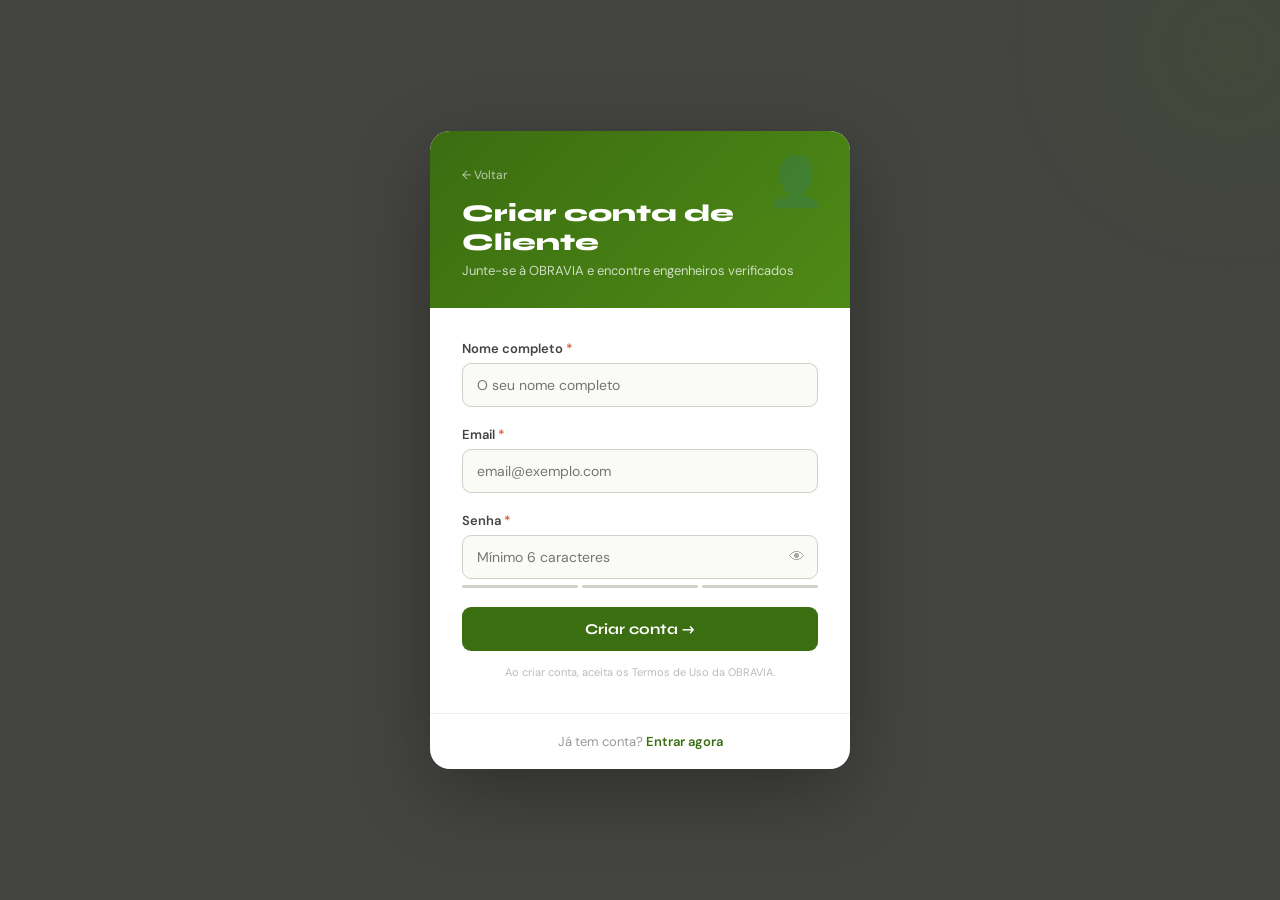
<file: public/cadastro-cliente.html>
<!DOCTYPE html>
<html lang="pt">
<head>
  <meta charset="UTF-8">
  <meta name="viewport" content="width=device-width, initial-scale=1.0">
  <link rel="shortcut icon" href="img/LOGO.png" type="image/x-icon">
  <title>OBRAVIA — Criar conta de Cliente</title>
  <link href="https://fonts.googleapis.com/css2?family=Syne:wght@400;600;700;800&family=DM+Sans:wght@300;400;500;600;700&display=swap" rel="stylesheet">
  <style>
    *, *::before, *::after { box-sizing: border-box; margin: 0; padding: 0; }

    :root {
      --laranja: #D85A30; --laranja-escuro: #993C1D;
      --laranja-claro: #FAECE7;
      --cinza-claro: #F1EFE8; --cinza-texto: #444441;
      --cinza-suave: #D3D1C7; --branco: #ffffff;
      --verde: #3B6D11; --verde-claro: #EAF3DE;
    }

    body {
      font-family: 'DM Sans', sans-serif;
      background: var(--cinza-texto);
      min-height: 100vh;
      display: flex;
      align-items: center;
      justify-content: center;
      padding: 2rem;
      position: relative;
      overflow: hidden;
    }
    body::before {
      content: '';
      position: fixed; top: -200px; right: -200px;
      width: 500px; height: 500px; border-radius: 50%;
      background: radial-gradient(circle, rgba(59,109,17,0.12) 0%, transparent 70%);
      pointer-events: none;
    }

    .card {
      background: var(--branco);
      border-radius: 20px;
      width: 100%; max-width: 420px;
      overflow: hidden;
      box-shadow: 0 24px 80px rgba(0,0,0,0.3);
      animation: fadeUp 0.5s ease both;
    }
    @keyframes fadeUp {
      from { opacity: 0; transform: translateY(24px); }
      to   { opacity: 1; transform: translateY(0); }
    }

    /* TOPO VERDE */
    .card-top {
      background: linear-gradient(135deg, var(--verde) 0%, #4E8A16 100%);
      padding: 2rem 2rem 1.8rem;
      color: white;
      position: relative;
      overflow: hidden;
    }
    .card-top::after {
      content: '👤';
      position: absolute;
      right: 1.5rem; top: 1.2rem;
      font-size: 3rem; opacity: 0.15;
    }
    .back-link {
      display: inline-flex; align-items: center; gap: 6px;
      font-size: 12px; color: rgba(255,255,255,0.65);
      text-decoration: none; margin-bottom: 1rem;
      transition: color 0.15s;
    }
    .back-link:hover { color: white; }
    .card-top h1 {
      font-family: 'Syne', sans-serif;
      font-size: 1.5rem; font-weight: 800;
      margin-bottom: 0.3rem;
    }
    .card-top p { font-size: 13px; opacity: 0.75; }

    /* FORMULÁRIO */
    .card-body { padding: 2rem; }

    .form-group { margin-bottom: 1.2rem; }
    label {
      display: block; font-size: 13px; font-weight: 600;
      color: var(--cinza-texto); margin-bottom: 6px;
    }
    label .req { color: var(--laranja); }

    input {
      width: 100%; padding: 12px 14px;
      border: 1.5px solid var(--cinza-suave);
      border-radius: 9px;
      font-family: 'DM Sans', sans-serif;
      font-size: 14px; color: var(--cinza-texto);
      background: #FAFAF7; outline: none;
      transition: border-color 0.2s, box-shadow 0.2s;
    }
    input:focus {
      border-color: var(--verde);
      box-shadow: 0 0 0 3px rgba(59,109,17,0.1);
      background: white;
    }

    /* Senha com toggle */
    .input-wrap { position: relative; }
    .input-wrap input { padding-right: 44px; }
    .toggle-senha {
      position: absolute; right: 13px; top: 50%;
      transform: translateY(-50%);
      background: none; border: none;
      cursor: pointer; font-size: 1rem;
      color: #aaa; padding: 0;
      transition: color 0.15s;
    }
    .toggle-senha:hover { color: var(--verde); }

    /* Barra de força da senha */
    .forca-wrap { margin-top: 6px; display: flex; gap: 4px; }
    .forca-barra {
      flex: 1; height: 3px; border-radius: 3px;
      background: var(--cinza-suave);
      transition: background 0.3s;
    }
    .forca-barra.ativa.fraca  { background: #EF4444; }
    .forca-barra.ativa.media  { background: #F59E0B; }
    .forca-barra.ativa.forte  { background: var(--verde); }
    .forca-label { font-size: 11px; color: #aaa; margin-top: 3px; }

    /* Mensagem de erro */
    .msg-erro {
      background: #FEF2F2; border: 1px solid #FECACA;
      color: #DC2626; border-radius: 8px;
      padding: 10px 13px; font-size: 13px;
      margin-bottom: 1rem; display: none;
    }
    .msg-erro.visivel { display: block; }

    /* Botão */
    .btn-cadastrar {
      width: 100%; padding: 13px;
      background: var(--verde); color: white;
      border: none; border-radius: 9px;
      font-family: 'Syne', sans-serif;
      font-size: 15px; font-weight: 700;
      cursor: pointer; margin-top: 0.5rem;
      transition: background 0.2s, transform 0.1s;
      display: flex; align-items: center; justify-content: center; gap: 8px;
    }
    .btn-cadastrar:hover { background: #2E5A0D; transform: translateY(-1px); }
    .btn-cadastrar:disabled { background: #aaa; transform: none; cursor: not-allowed; }

    /* Footer do card */
    .card-footer {
      padding: 1.2rem 2rem;
      border-top: 1px solid var(--cinza-claro);
      text-align: center;
      font-size: 13px; color: #999;
    }
    .card-footer a {
      color: var(--verde); font-weight: 600;
      text-decoration: none;
    }
    .card-footer a:hover { text-decoration: underline; }

    /* Termos */
    .termos {
      font-size: 11px; color: #bbb;
      text-align: center; margin-top: 0.8rem;
      line-height: 1.5;
    }
  </style>
</head>
<body>

  <div class="card">
    <!-- TOPO -->
    <div class="card-top">
      <a class="back-link" href="welcome.html">← Voltar</a>
      <h1>Criar conta de Cliente</h1>
      <p>Junte-se à OBRAVIA e encontre engenheiros verificados</p>
    </div>

    <!-- BODY -->
    <div class="card-body">
      <div class="msg-erro" id="msgErro"></div>

      <div class="form-group">
        <label>Nome completo <span class="req">*</span></label>
        <input type="text" id="nome" placeholder="O seu nome completo" autocomplete="name">
      </div>

      <div class="form-group">
        <label>Email <span class="req">*</span></label>
        <input type="email" id="email" placeholder="email@exemplo.com" autocomplete="email">
      </div>

      <div class="form-group">
        <label>Senha <span class="req">*</span></label>
        <div class="input-wrap">
          <input type="password" id="senha" placeholder="Mínimo 6 caracteres" autocomplete="new-password" oninput="verificarForca(this.value)">
          <button class="toggle-senha" type="button" onclick="toggleSenha()" id="toggleBtn">👁</button>
        </div>
        <div class="forca-wrap">
          <div class="forca-barra" id="b1"></div>
          <div class="forca-barra" id="b2"></div>
          <div class="forca-barra" id="b3"></div>
        </div>
        <div class="forca-label" id="forcaLabel"></div>
      </div>

      <button class="btn-cadastrar" id="btnCadastrar" onclick="cadastrar()">
        Criar conta →
      </button>

      <p class="termos">Ao criar conta, aceita os Termos de Uso da OBRAVIA.</p>
    </div>

    <!-- FOOTER -->
    <div class="card-footer">
      Já tem conta? <a href="login.html">Entrar agora</a>
    </div>
  </div>

  <script src="js/config.js"></script>
  <script>
    function toggleSenha() {
      const input = document.getElementById('senha');
      const btn   = document.getElementById('toggleBtn');
      if (input.type === 'password') { input.type = 'text';     btn.textContent = ''; }
      else                           { input.type = 'password'; btn.textContent = ''; }
    }

    function verificarForca(v) {
      const b1 = document.getElementById('b1');
      const b2 = document.getElementById('b2');
      const b3 = document.getElementById('b3');
      const lbl = document.getElementById('forcaLabel');
      [b1,b2,b3].forEach(b => { b.className = 'forca-barra'; });

      if (!v) { lbl.textContent = ''; return; }
      const forte = v.length >= 8 && /[A-Z]/.test(v) && /[0-9]/.test(v);
      const media = v.length >= 6;

      if (forte) {
        [b1,b2,b3].forEach(b => b.classList.add('ativa','forte'));
        lbl.textContent = 'Senha forte'; lbl.style.color = '#3B6D11';
      } else if (media) {
        b1.classList.add('ativa','media'); b2.classList.add('ativa','media');
        lbl.textContent = ' Senha média'; lbl.style.color = '#B45309';
      } else {
        b1.classList.add('ativa','fraca');
        lbl.textContent = ' Senha fraca'; lbl.style.color = '#DC2626';
      }
    }

    function mostrarErro(msg) {
      const el = document.getElementById('msgErro');
      el.textContent = msg;
      el.classList.add('visivel');
    }
    function esconderErro() {
      document.getElementById('msgErro').classList.remove('visivel');
    }

    async function cadastrar() {
      esconderErro();
      const nome  = document.getElementById('nome').value.trim();
      const email = document.getElementById('email').value.trim();
      const senha = document.getElementById('senha').value;

      if (!nome)              return mostrarErro('Por favor insira o seu nome.');
      if (!email)             return mostrarErro('Por favor insira o seu email.');
      if (senha.length < 6)  return mostrarErro('A senha deve ter pelo menos 6 caracteres.');

      const btn = document.getElementById('btnCadastrar');
      btn.textContent = 'A criar conta...';
      btn.disabled = true;

      try {
        const BASE = (typeof API_URL !== 'undefined' ? API_URL : 'http://localhost:3000/api');
        const res = await fetch(`${BASE}/cadastro/cliente`, {
          method: 'POST',
          headers: { 'Content-Type': 'application/json' },
          body: JSON.stringify({ nome, email, senha })
        });

        const data = await res.json();

        if (!res.ok) {
          mostrarErro(data.error || 'Erro ao criar conta. Tente novamente.');
          btn.textContent = 'Criar conta →'; btn.disabled = false;
          return;
        }

        // Guardar sessão e redirecionar
        localStorage.setItem('token', data.token);
        localStorage.setItem('authToken', data.token);
        localStorage.setItem('usuarioLogado', data.user.nome);
        localStorage.setItem('user', JSON.stringify(data.user));
        localStorage.setItem('role', data.user.role);

        window.location.href = 'index.html';

      } catch (err) {
        mostrarErro('Não foi possível ligar ao servidor. Verifique a sua ligação.');
        btn.textContent = 'Criar conta →'; btn.disabled = false;
      }
    }

    // Enter para submeter
    document.addEventListener('keydown', e => { if (e.key === 'Enter') cadastrar(); });
  </script>
</body>
</html>
</file>
